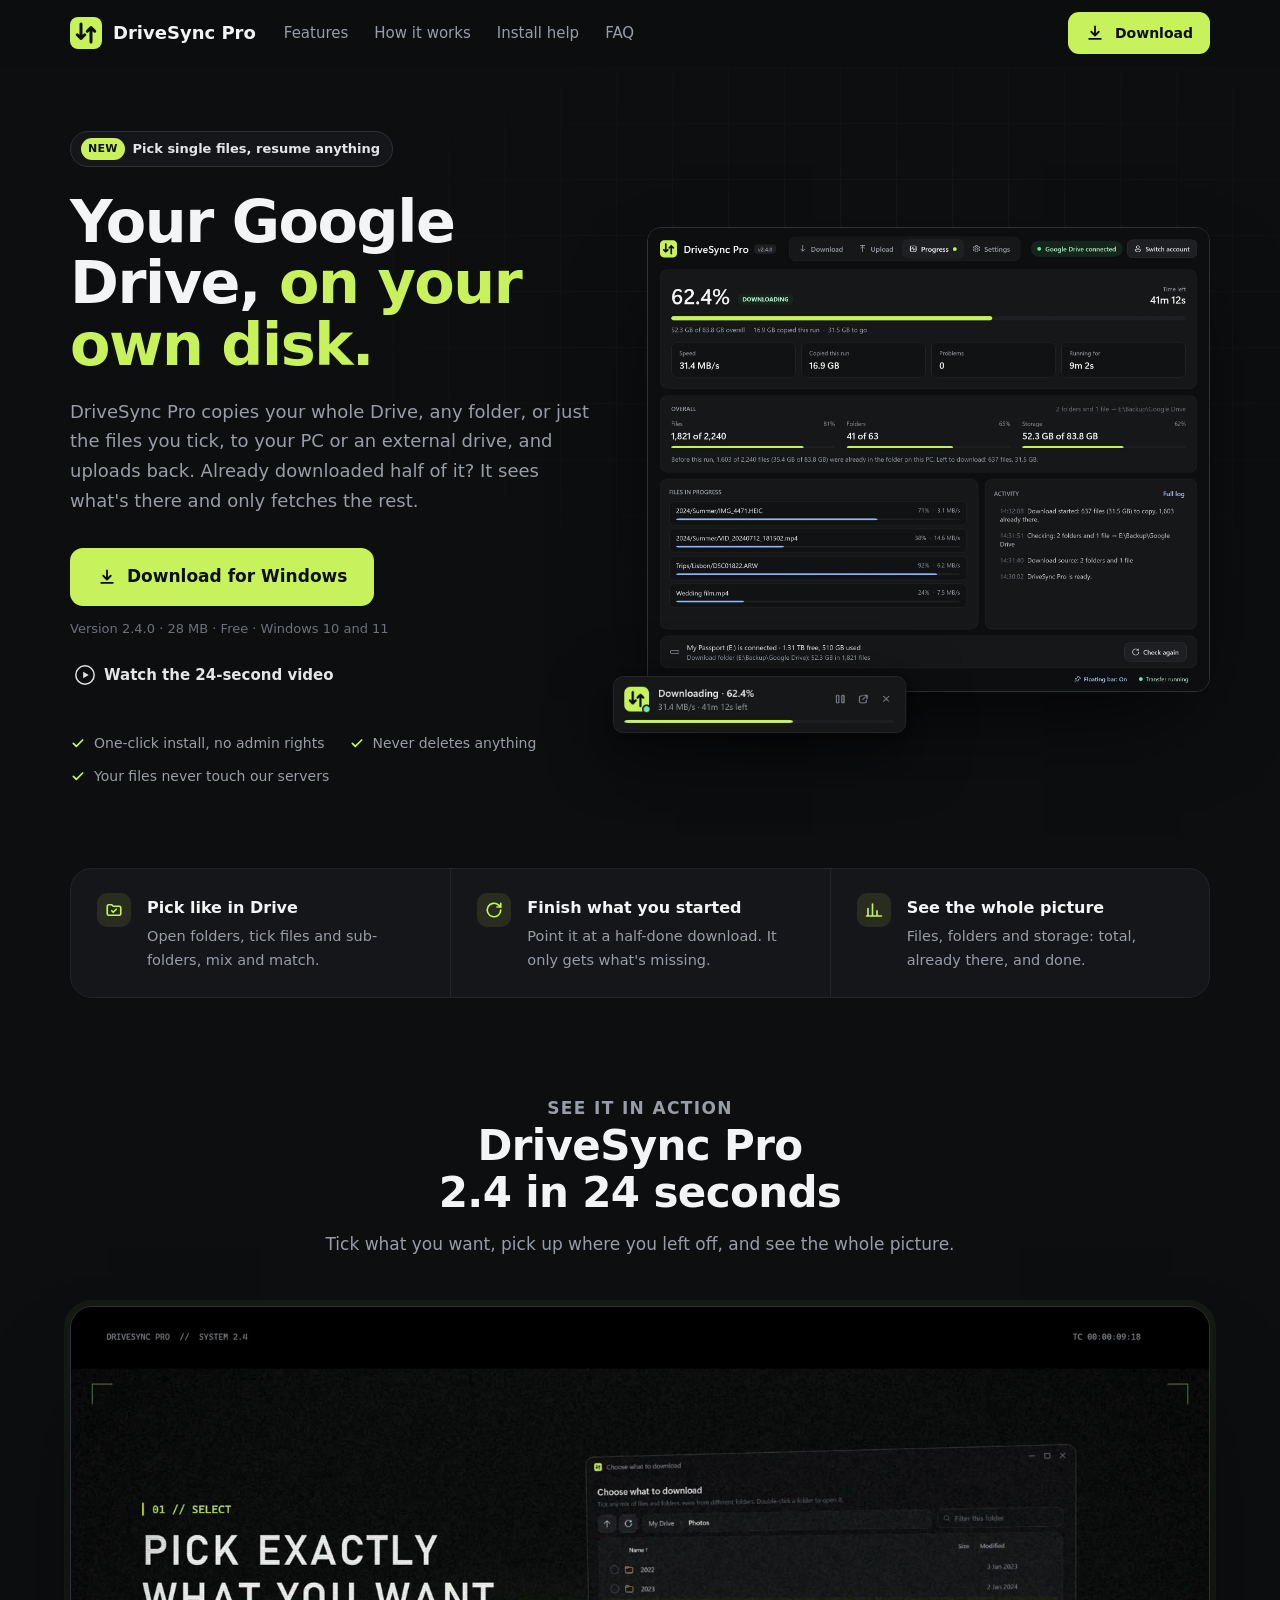
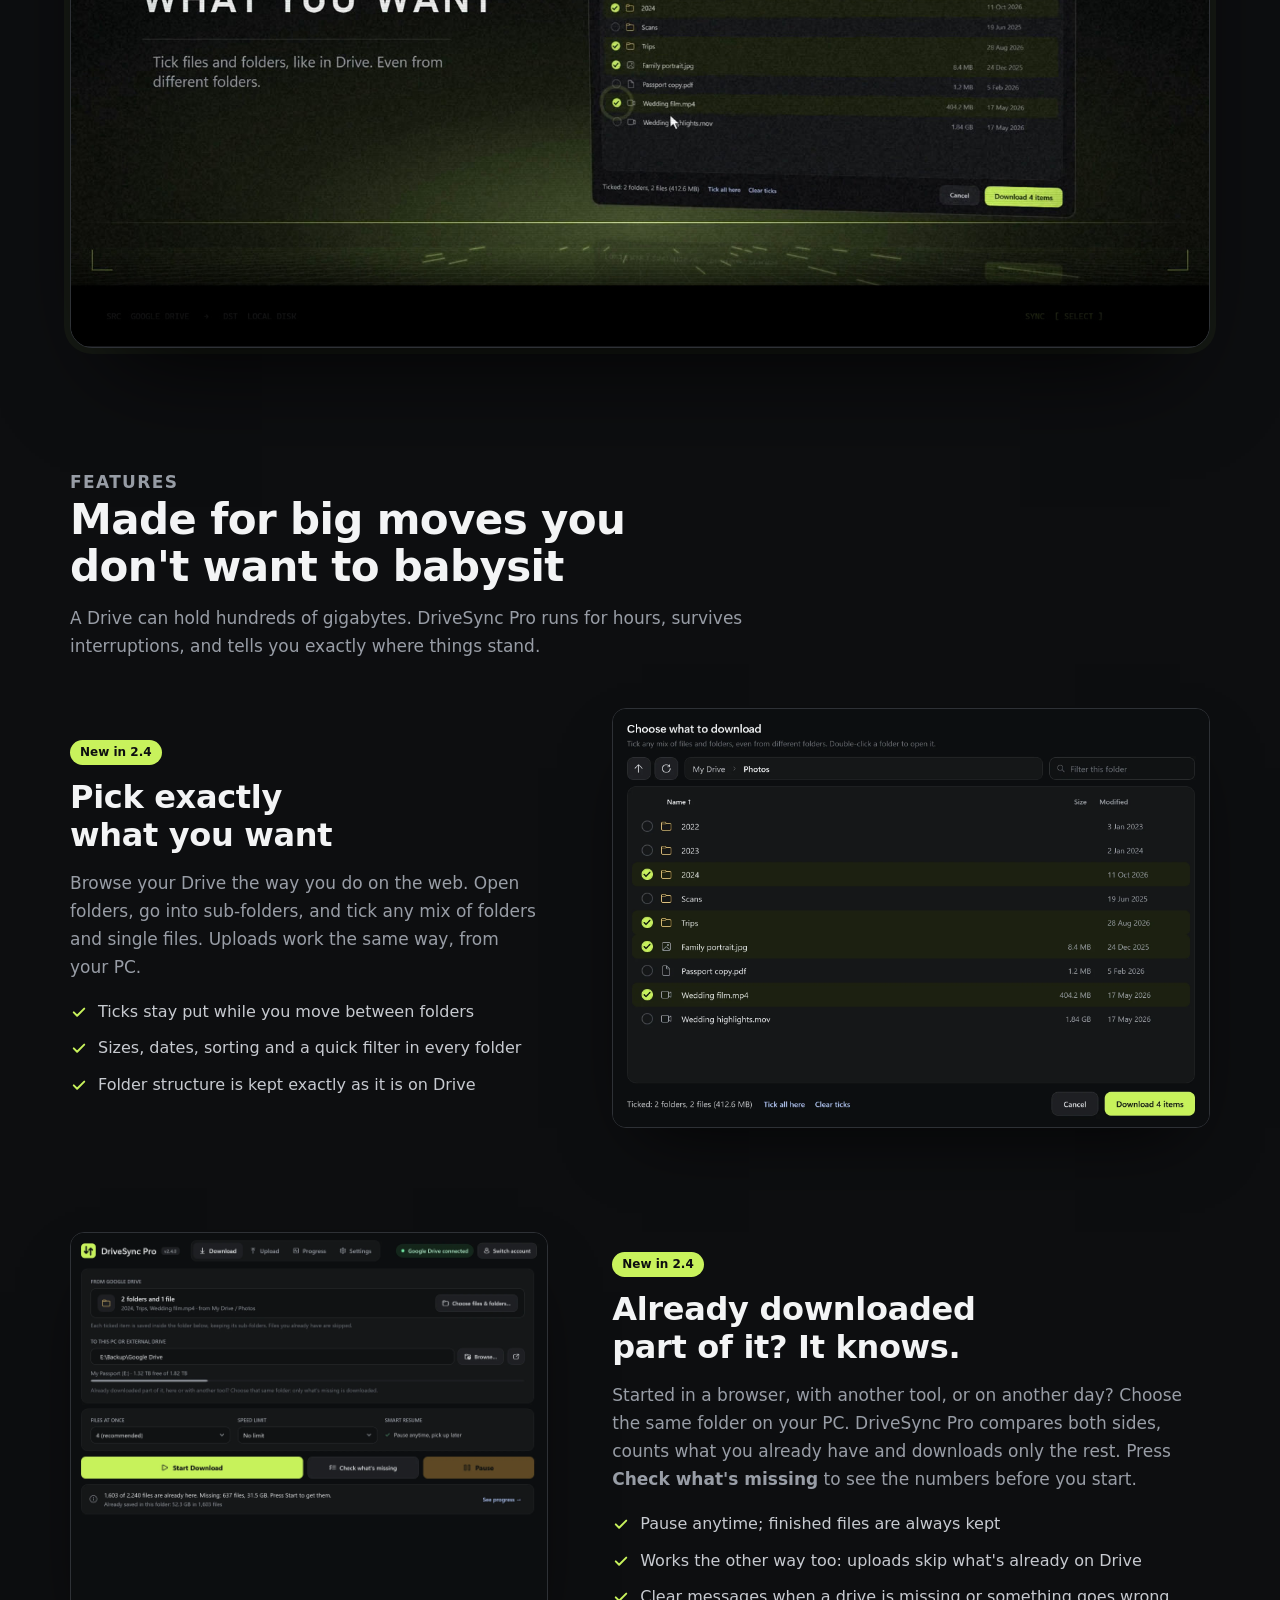
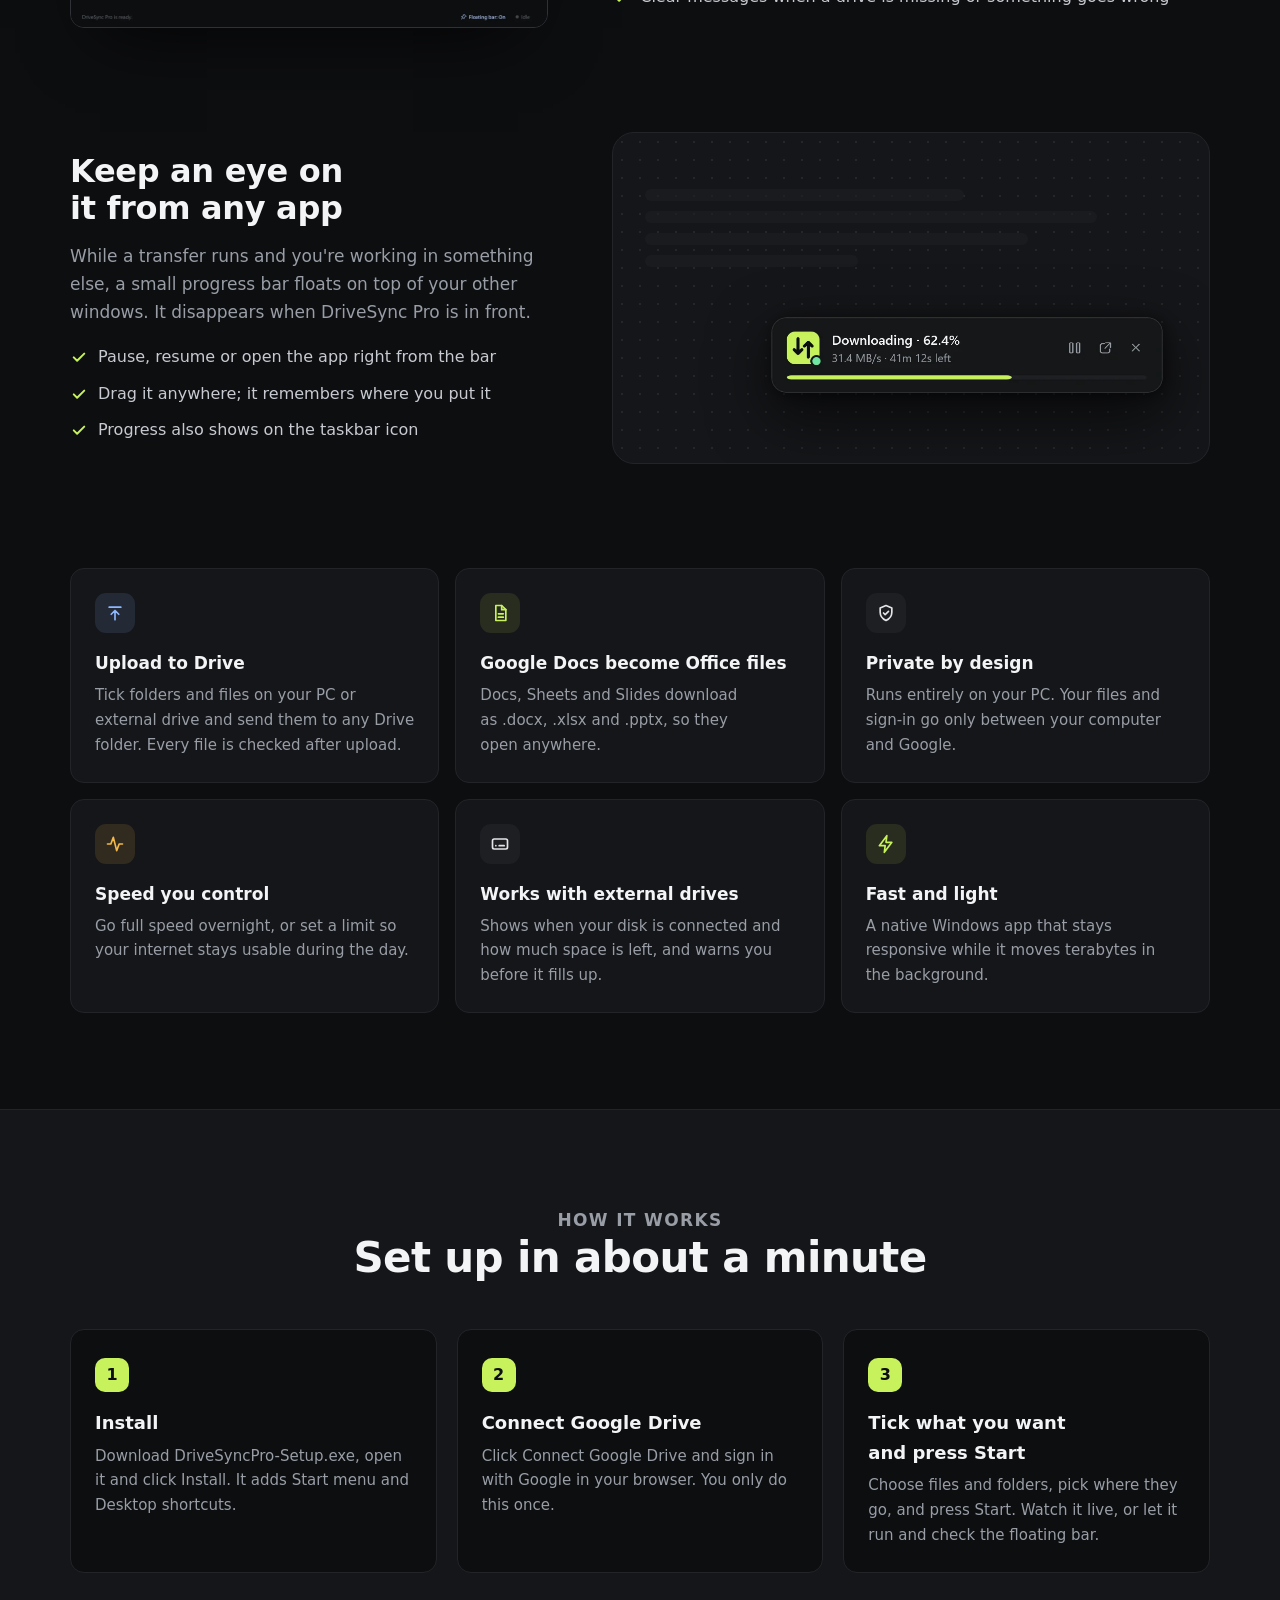
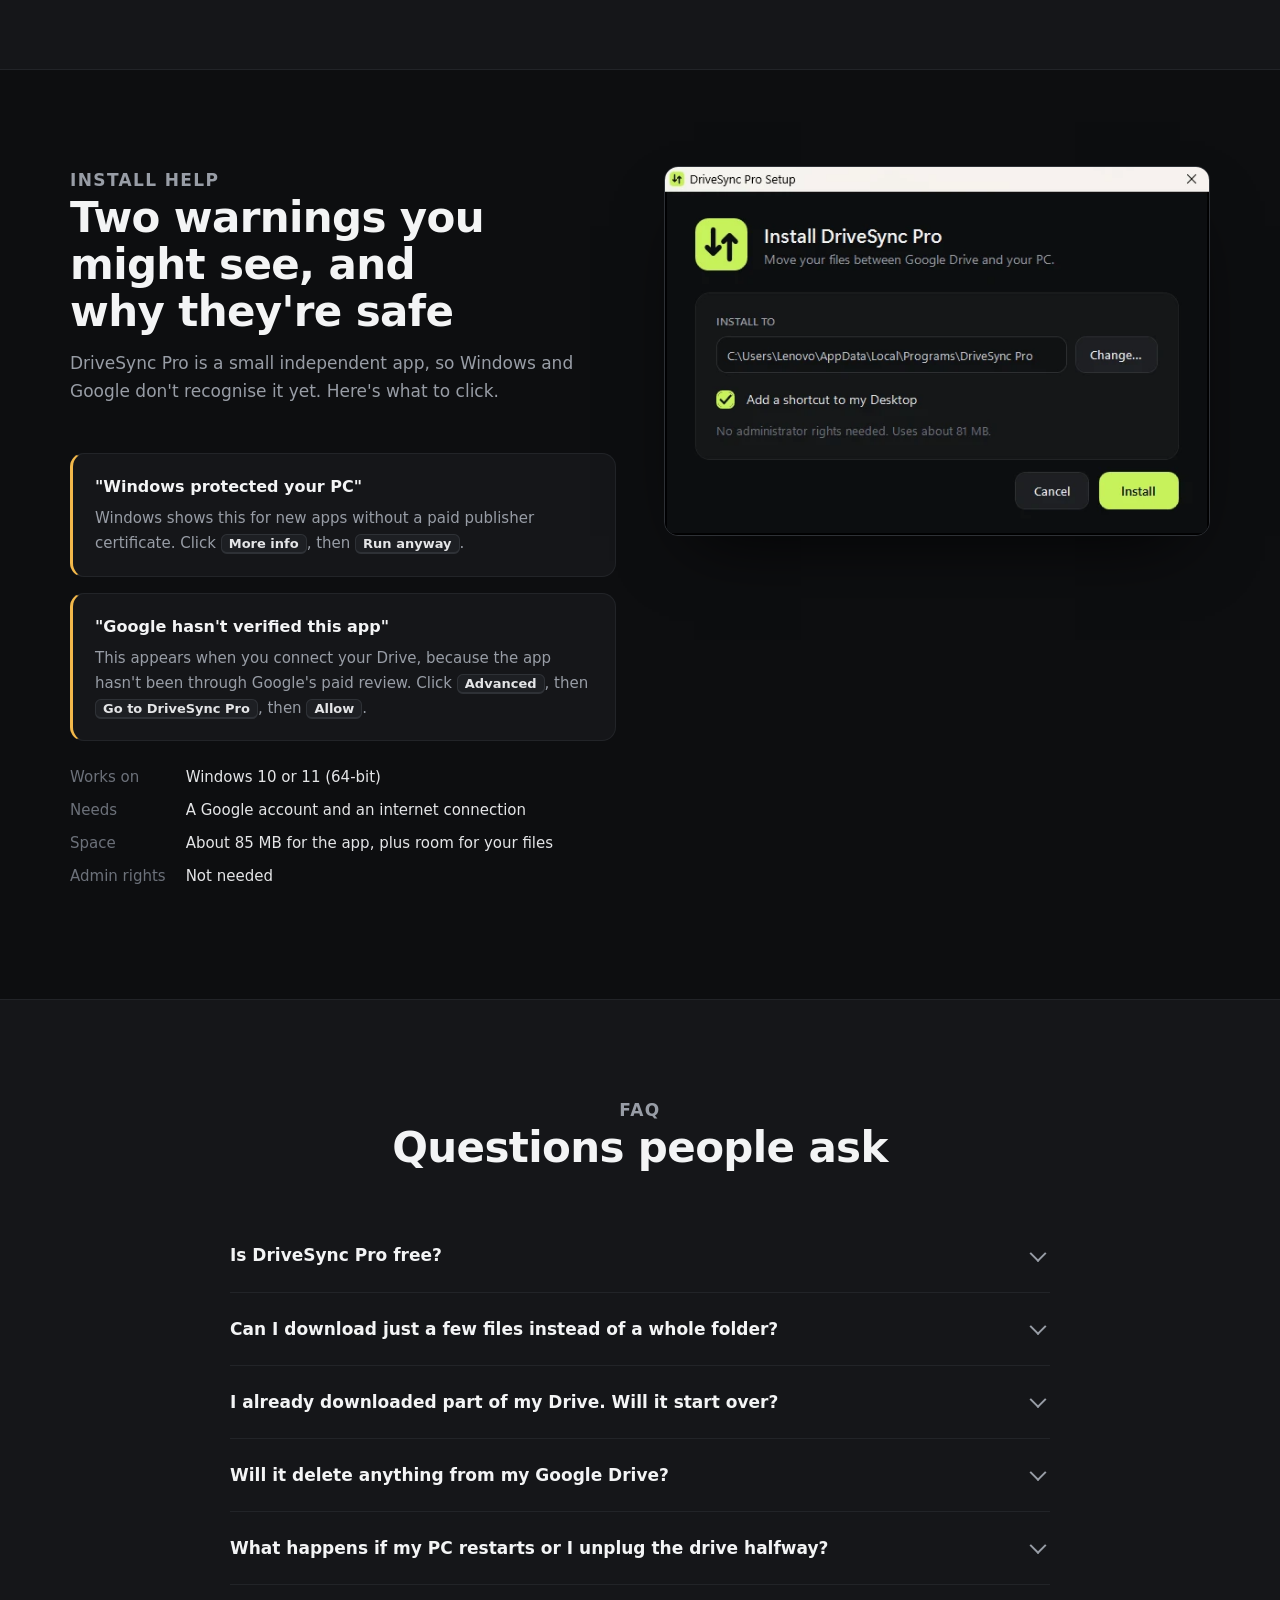
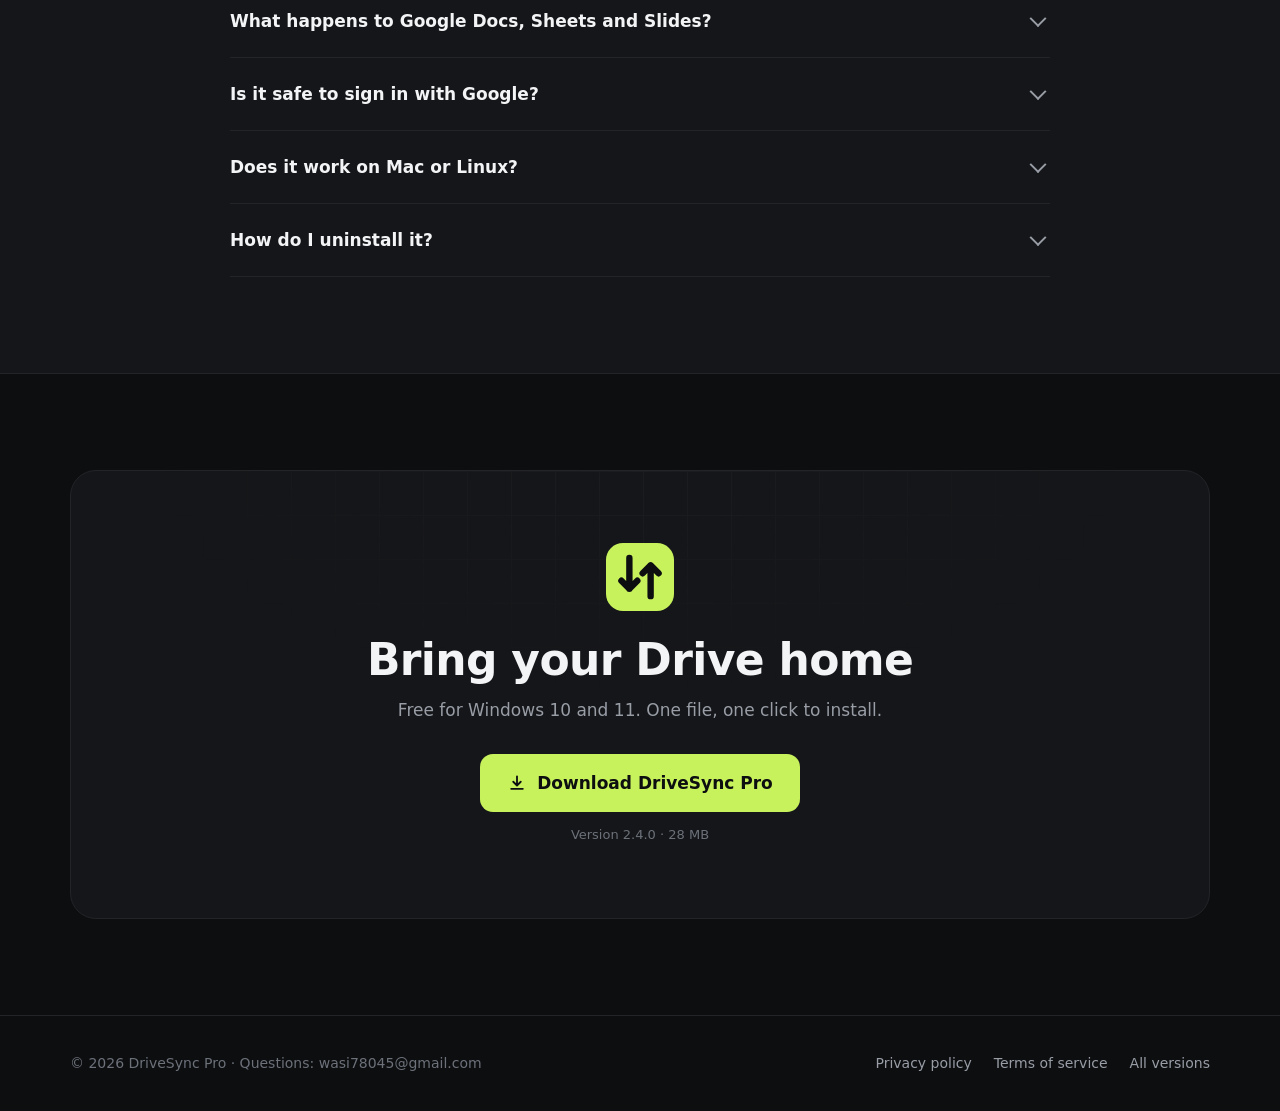
<file: index.html>
<!doctype html>
<html lang="en">
<head>
<meta charset="utf-8">
<meta name="viewport" content="width=device-width, initial-scale=1, viewport-fit=cover">
<title>DriveSync Pro: copy your Google Drive to your PC</title>
<meta name="description" content="Free Windows app that copies your Google Drive, any folder or just the files you pick, to your PC or external hard drive, and uploads back. It finds what you already have and only fetches the rest.">
<meta name="theme-color" content="#0D0E10">
<link rel="icon" href="media/logo.svg" type="image/svg+xml">
<link rel="apple-touch-icon" href="media/logo-512.png">
<meta property="og:title" content="DriveSync Pro">
<meta property="og:description" content="Your Google Drive, on your own disk. Pick files like in Drive, resume anything, see the whole picture. Free for Windows 10 and 11.">
<meta property="og:image" content="https://wasiulbahar.github.io/drivesync/media/og.jpg">
<meta property="og:url" content="https://wasiulbahar.github.io/drivesync/">
<meta name="twitter:card" content="summary_large_image">
<link rel="stylesheet" href="style.css">
</head>
<body>

<header class="site-header" id="top">
  <div class="container">
    <a class="brand" href="#top"><img src="media/logo.svg" alt="" width="32" height="32">DriveSync Pro</a>
    <nav class="site-nav" aria-label="Sections">
      <a href="#features">Features</a>
      <a href="#how">How it works</a>
      <a href="#install">Install help</a>
      <a href="#faq">FAQ</a>
    </nav>
    <a class="btn btn-primary btn-sm" href="https://github.com/wasiulbahar/drivesync/releases/latest/download/DriveSyncPro-Setup.exe">
      <svg viewBox="0 0 24 24" fill="none" stroke="currentColor" stroke-width="2.2" stroke-linecap="round" stroke-linejoin="round" aria-hidden="true"><path d="M12 4v11m0 0-4.5-4.5M12 15l4.5-4.5M5 19h14"/></svg>Download
    </a>
  </div>
</header>

<main>
  <!-- HERO -->
  <section class="hero">
    <div class="container">
      <div>
        <span class="eyebrow"><b>NEW</b>Pick single files, resume anything</span>
        <h1>Your Google Drive, <span class="mark">on your own disk.</span></h1>
        <p class="lead">DriveSync Pro copies your whole Drive, any folder, or just the files you tick, to your PC or an external drive, and uploads back. Already downloaded half of it? It sees what's there and only fetches the rest.</p>
        <div class="cta-row">
          <div>
            <a class="btn btn-primary btn-lg" href="https://github.com/wasiulbahar/drivesync/releases/latest/download/DriveSyncPro-Setup.exe">
              <svg viewBox="0 0 24 24" fill="none" stroke="currentColor" stroke-width="2.2" stroke-linecap="round" stroke-linejoin="round" aria-hidden="true"><path d="M12 4v11m0 0-4.5-4.5M12 15l4.5-4.5M5 19h14"/></svg>Download for Windows
            </a>
            <span class="dl-meta">Version 2.4.0 &middot; 28 MB &middot; Free &middot; Windows 10 and 11</span>
          </div>
          <a class="watch-link" href="#demo">
            <svg viewBox="0 0 24 24" fill="none" aria-hidden="true"><circle cx="12" cy="12" r="10" stroke="currentColor" stroke-width="1.6"/><path d="M10 8.5v7l6-3.5-6-3.5Z" fill="currentColor"/></svg>Watch the 24-second video
          </a>
        </div>
        <ul class="trust">
          <li><svg viewBox="0 0 24 24" fill="none" stroke="currentColor" stroke-width="2.6" stroke-linecap="round" stroke-linejoin="round" aria-hidden="true"><path d="m5 12.5 4.5 4.5L19 7.5"/></svg>One-click install, no admin rights</li>
          <li><svg viewBox="0 0 24 24" fill="none" stroke="currentColor" stroke-width="2.6" stroke-linecap="round" stroke-linejoin="round" aria-hidden="true"><path d="m5 12.5 4.5 4.5L19 7.5"/></svg>Never deletes anything</li>
          <li><svg viewBox="0 0 24 24" fill="none" stroke="currentColor" stroke-width="2.6" stroke-linecap="round" stroke-linejoin="round" aria-hidden="true"><path d="m5 12.5 4.5 4.5L19 7.5"/></svg>Your files never touch our servers</li>
        </ul>
      </div>
      <div class="hero-shot">
        <img class="app" src="media/app-progress.webp" width="2080" height="1720" alt="DriveSync Pro's Progress tab: 62% overall, 31.4 MB/s, with overall files, folders and storage counted for the whole selection.">
        <img class="mini" src="media/mini-bar.webp" width="820" height="204" alt="The floating progress bar: Downloading 62.4%, 31.4 MB/s, 41 minutes left.">
      </div>
    </div>
  </section>

  <!-- WHAT'S NEW -->
  <div class="new-strip">
    <div class="container">
      <div>
        <div class="item">
          <span class="num"><svg viewBox="0 0 24 24" fill="none" stroke="currentColor" stroke-width="2.2" stroke-linecap="round" stroke-linejoin="round" aria-hidden="true"><path d="M3 7a2 2 0 0 1 2-2h4l2 2h8a2 2 0 0 1 2 2v8a2 2 0 0 1-2 2H5a2 2 0 0 1-2-2z"/><path d="m9 13 2 2 4-4"/></svg></span>
          <div><h3>Pick like in Drive</h3><p>Open folders, tick files and sub-folders, mix and match.</p></div>
        </div>
        <div class="item">
          <span class="num"><svg viewBox="0 0 24 24" fill="none" stroke="currentColor" stroke-width="2.2" stroke-linecap="round" stroke-linejoin="round" aria-hidden="true"><path d="M21 12a9 9 0 1 1-3-6.7L21 8"/><path d="M21 3v5h-5"/></svg></span>
          <div><h3>Finish what you started</h3><p>Point it at a half-done download. It only gets what's missing.</p></div>
        </div>
        <div class="item">
          <span class="num"><svg viewBox="0 0 24 24" fill="none" stroke="currentColor" stroke-width="2.2" stroke-linecap="round" stroke-linejoin="round" aria-hidden="true"><path d="M4 20V10M10 20V4M16 20v-7M22 20H2"/></svg></span>
          <div><h3>See the whole picture</h3><p>Files, folders and storage: total, already there, and done.</p></div>
        </div>
      </div>
    </div>
  </div>

  <!-- DEMO -->
  <section class="demo" id="demo">
    <div class="container">
      <div class="section-head center">
        <p class="kicker">See it in action</p>
        <h2>DriveSync Pro 2.4 in 24 seconds</h2>
        <p>Tick what you want, pick up where you left off, and see the whole picture.</p>
      </div>
      <div class="video-frame">
        <video controls playsinline preload="metadata" poster="media/demo-poster.jpg" width="1920" height="1080">
          <source src="media/demo.mp4" type="video/mp4">
          Your browser can't play this video. <a href="media/demo.mp4">Download the video</a>.
        </video>
      </div>
    </div>
  </section>

  <!-- FEATURES -->
  <section id="features">
    <div class="container">
      <div class="section-head">
        <p class="kicker">Features</p>
        <h2>Made for big moves you don't want to babysit</h2>
        <p>A Drive can hold hundreds of gigabytes. DriveSync Pro runs for hours, survives interruptions, and tells you exactly where things stand.</p>
      </div>

      <div class="feature-row">
        <div class="feature-copy">
          <span class="tag">New in 2.4</span>
          <h3>Pick exactly what you want</h3>
          <p>Browse your Drive the way you do on the web. Open folders, go into sub-folders, and tick any mix of folders and single files. Uploads work the same way, from your PC.</p>
          <ul class="ticks">
            <li><svg viewBox="0 0 24 24" fill="none" stroke="currentColor" stroke-width="2.6" stroke-linecap="round" stroke-linejoin="round" aria-hidden="true"><path d="m5 12.5 4.5 4.5L19 7.5"/></svg>Ticks stay put while you move between folders</li>
            <li><svg viewBox="0 0 24 24" fill="none" stroke="currentColor" stroke-width="2.6" stroke-linecap="round" stroke-linejoin="round" aria-hidden="true"><path d="m5 12.5 4.5 4.5L19 7.5"/></svg>Sizes, dates, sorting and a quick filter in every folder</li>
            <li><svg viewBox="0 0 24 24" fill="none" stroke="currentColor" stroke-width="2.6" stroke-linecap="round" stroke-linejoin="round" aria-hidden="true"><path d="m5 12.5 4.5 4.5L19 7.5"/></svg>Folder structure is kept exactly as it is on Drive</li>
          </ul>
        </div>
        <img class="shot" src="media/app-browser.webp" width="1880" height="1320" loading="lazy" alt="The file browser: inside My Drive / Photos, with the 2024 and Trips folders and two single files ticked, and a Download 4 items button.">
      </div>

      <div class="feature-row flip">
        <div class="feature-copy">
          <span class="tag">New in 2.4</span>
          <h3>Already downloaded part of it? It knows.</h3>
          <p>Started in a browser, with another tool, or on another day? Choose the same folder on your PC. DriveSync Pro compares both sides, counts what you already have and downloads only the rest. Press <strong>Check what's missing</strong> to see the numbers before you start.</p>
          <ul class="ticks">
            <li><svg viewBox="0 0 24 24" fill="none" stroke="currentColor" stroke-width="2.6" stroke-linecap="round" stroke-linejoin="round" aria-hidden="true"><path d="m5 12.5 4.5 4.5L19 7.5"/></svg>Pause anytime; finished files are always kept</li>
            <li><svg viewBox="0 0 24 24" fill="none" stroke="currentColor" stroke-width="2.6" stroke-linecap="round" stroke-linejoin="round" aria-hidden="true"><path d="m5 12.5 4.5 4.5L19 7.5"/></svg>Works the other way too: uploads skip what's already on Drive</li>
            <li><svg viewBox="0 0 24 24" fill="none" stroke="currentColor" stroke-width="2.6" stroke-linecap="round" stroke-linejoin="round" aria-hidden="true"><path d="m5 12.5 4.5 4.5L19 7.5"/></svg>Clear messages when a drive is missing or something goes wrong</li>
          </ul>
        </div>
        <img class="shot" src="media/app-download.webp" width="2080" height="1720" loading="lazy" alt="The Download tab: 2 folders and 1 file from My Drive / Photos going to E:\Backup\Google Drive, with Start Download and Check what's missing buttons.">
      </div>

      <div class="feature-row">
        <div class="feature-copy">
          <h3>Keep an eye on it from any app</h3>
          <p>While a transfer runs and you're working in something else, a small progress bar floats on top of your other windows. It disappears when DriveSync Pro is in front.</p>
          <ul class="ticks">
            <li><svg viewBox="0 0 24 24" fill="none" stroke="currentColor" stroke-width="2.6" stroke-linecap="round" stroke-linejoin="round" aria-hidden="true"><path d="m5 12.5 4.5 4.5L19 7.5"/></svg>Pause, resume or open the app right from the bar</li>
            <li><svg viewBox="0 0 24 24" fill="none" stroke="currentColor" stroke-width="2.6" stroke-linecap="round" stroke-linejoin="round" aria-hidden="true"><path d="m5 12.5 4.5 4.5L19 7.5"/></svg>Drag it anywhere; it remembers where you put it</li>
            <li><svg viewBox="0 0 24 24" fill="none" stroke="currentColor" stroke-width="2.6" stroke-linecap="round" stroke-linejoin="round" aria-hidden="true"><path d="m5 12.5 4.5 4.5L19 7.5"/></svg>Progress also shows on the taskbar icon</li>
          </ul>
        </div>
        <div class="mini-stage">
          <div class="fake-app" aria-hidden="true"><span></span><span></span><span></span><span></span></div>
          <img src="media/mini-bar.webp" width="820" height="204" loading="lazy" alt="Floating progress bar showing Downloading 62.4%, 31.4 MB/s, 41 minutes left, with pause, open and close buttons.">
        </div>
      </div>

      <div class="grid-3">
        <div class="card">
          <div class="ico blue"><svg viewBox="0 0 24 24" fill="none" stroke="currentColor" stroke-width="2" stroke-linecap="round" stroke-linejoin="round" aria-hidden="true"><path d="M12 20V9m0 0-4.5 4.5M12 9l4.5 4.5M5 5h14"/></svg></div>
          <h3>Upload to Drive</h3>
          <p>Tick folders and files on your PC or external drive and send them to any Drive folder. Every file is checked after upload.</p>
        </div>
        <div class="card">
          <div class="ico signal"><svg viewBox="0 0 24 24" fill="none" stroke="currentColor" stroke-width="2" stroke-linecap="round" stroke-linejoin="round" aria-hidden="true"><path d="M7 3h7l5 5v13H7z"/><path d="M14 3v5h5M10 13h6M10 17h6"/></svg></div>
          <h3>Google Docs become Office files</h3>
          <p>Docs, Sheets and Slides download as .docx, .xlsx and .pptx, so they open anywhere.</p>
        </div>
        <div class="card">
          <div class="ico"><svg viewBox="0 0 24 24" fill="none" stroke="currentColor" stroke-width="2" stroke-linecap="round" stroke-linejoin="round" aria-hidden="true"><path d="M12 3 5 6v5c0 4.5 3 8 7 10 4-2 7-5.5 7-10V6z"/><path d="m9 12 2 2 4-4"/></svg></div>
          <h3>Private by design</h3>
          <p>Runs entirely on your PC. Your files and sign-in go only between your computer and Google.</p>
        </div>
        <div class="card">
          <div class="ico amber"><svg viewBox="0 0 24 24" fill="none" stroke="currentColor" stroke-width="2" stroke-linecap="round" stroke-linejoin="round" aria-hidden="true"><path d="M3 12h4l3-8 4 16 3-8h4"/></svg></div>
          <h3>Speed you control</h3>
          <p>Go full speed overnight, or set a limit so your internet stays usable during the day.</p>
        </div>
        <div class="card">
          <div class="ico"><svg viewBox="0 0 24 24" fill="none" stroke="currentColor" stroke-width="2" stroke-linecap="round" stroke-linejoin="round" aria-hidden="true"><rect x="3" y="6" width="18" height="12" rx="2"/><path d="M7 14h.01M11 14h6"/></svg></div>
          <h3>Works with external drives</h3>
          <p>Shows when your disk is connected and how much space is left, and warns you before it fills up.</p>
        </div>
        <div class="card">
          <div class="ico signal"><svg viewBox="0 0 24 24" fill="none" stroke="currentColor" stroke-width="2" stroke-linecap="round" stroke-linejoin="round" aria-hidden="true"><path d="M13 2 4 14h7l-1 8 9-12h-7z"/></svg></div>
          <h3>Fast and light</h3>
          <p>A native Windows app that stays responsive while it moves terabytes in the background.</p>
        </div>
      </div>
    </div>
  </section>

  <!-- HOW IT WORKS -->
  <section class="band" id="how">
    <div class="container">
      <div class="section-head center">
        <p class="kicker">How it works</p>
        <h2>Set up in about a minute</h2>
      </div>
      <ol class="steps">
        <li><h3>Install</h3><p>Download DriveSyncPro-Setup.exe, open it and click Install. It adds Start menu and Desktop shortcuts.</p></li>
        <li><h3>Connect Google Drive</h3><p>Click Connect Google Drive and sign in with Google in your browser. You only do this once.</p></li>
        <li><h3>Tick what you want and press Start</h3><p>Choose files and folders, pick where they go, and press Start. Watch it live, or let it run and check the floating bar.</p></li>
      </ol>
    </div>
  </section>

  <!-- INSTALL HELP -->
  <section id="install">
    <div class="container install-grid">
      <div>
        <div class="section-head">
          <p class="kicker">Install help</p>
          <h2>Two warnings you might see, and why they're safe</h2>
          <p>DriveSync Pro is a small independent app, so Windows and Google don't recognise it yet. Here's what to click.</p>
        </div>
        <div class="notes">
          <div class="note">
            <h3>"Windows protected your PC"</h3>
            <p>Windows shows this for new apps without a paid publisher certificate. Click <kbd>More info</kbd>, then <kbd>Run anyway</kbd>.</p>
          </div>
          <div class="note">
            <h3>"Google hasn't verified this app"</h3>
            <p>This appears when you connect your Drive, because the app hasn't been through Google's paid review. Click <kbd>Advanced</kbd>, then <kbd>Go to DriveSync Pro</kbd>, then <kbd>Allow</kbd>.</p>
          </div>
        </div>
        <dl class="reqs">
          <dt>Works on</dt><dd>Windows 10 or 11 (64-bit)</dd>
          <dt>Needs</dt><dd>A Google account and an internet connection</dd>
          <dt>Space</dt><dd>About 85 MB for the app, plus room for your files</dd>
          <dt>Admin rights</dt><dd>Not needed</dd>
        </dl>
      </div>
      <img class="shot" src="media/setup-install.webp" width="594" height="402" loading="lazy" alt="The DriveSync Pro installer: Install to your user folder, with a desktop shortcut option and an Install button.">
    </div>
  </section>

  <!-- FAQ -->
  <section class="band" id="faq">
    <div class="container">
      <div class="section-head center">
        <p class="kicker">FAQ</p>
        <h2>Questions people ask</h2>
      </div>
      <div class="faq">
        <details><summary>Is DriveSync Pro free?</summary><p>Yes. There's no account, subscription or trial. You only need your own Google account.</p></details>
        <details><summary>Can I download just a few files instead of a whole folder?</summary><p>Yes. Click Choose files &amp; folders, open any folder and tick the files and sub-folders you want, even from different places in your Drive. Uploads work the same way from your PC.</p></details>
        <details><summary>I already downloaded part of my Drive. Will it start over?</summary><p>No. Choose the folder where those files already are. DriveSync Pro compares it with Drive and only downloads what's missing, even if you used a browser or another tool for the first part. Check what's missing shows you the numbers first.</p></details>
        <details><summary>Will it delete anything from my Google Drive?</summary><p>No. Downloads copy files from Drive to your PC, and uploads copy files from your PC to Drive. Nothing is ever removed on either side.</p></details>
        <details><summary>What happens if my PC restarts or I unplug the drive halfway?</summary><p>Everything that finished copying is kept. Press Start again and DriveSync Pro skips those files and continues. A file that was only partly copied starts again from the beginning.</p></details>
        <details><summary>What happens to Google Docs, Sheets and Slides?</summary><p>They're saved as Word, Excel and PowerPoint files (.docx, .xlsx, .pptx). You can turn this off in Settings to skip them instead.</p></details>
        <details><summary>Is it safe to sign in with Google?</summary><p>Yes. You sign in on Google's own page, and the sign-in is stored only on your PC. DriveSync Pro has no server, so nobody else sees your files. You can remove its access anytime at myaccount.google.com/permissions.</p></details>
        <details><summary>Does it work on Mac or Linux?</summary><p>Not yet. DriveSync Pro is for Windows 10 and 11.</p></details>
        <details><summary>How do I uninstall it?</summary><p>Open Windows Settings, go to Apps, find DriveSync Pro and click Uninstall. Files you downloaded or uploaded are never touched.</p></details>
      </div>
    </div>
  </section>

  <!-- FINAL CTA -->
  <section class="final">
    <div class="container">
      <div class="panel">
        <img class="logo" src="media/logo.svg" alt="" width="68" height="68">
        <h2>Bring your Drive home</h2>
        <p>Free for Windows 10 and 11. One file, one click to install.</p>
        <a class="btn btn-primary btn-lg" href="https://github.com/wasiulbahar/drivesync/releases/latest/download/DriveSyncPro-Setup.exe">
          <svg viewBox="0 0 24 24" fill="none" stroke="currentColor" stroke-width="2.2" stroke-linecap="round" stroke-linejoin="round" aria-hidden="true"><path d="M12 4v11m0 0-4.5-4.5M12 15l4.5-4.5M5 19h14"/></svg>Download DriveSync Pro
        </a>
        <span class="dl-meta">Version 2.4.0 &middot; 28 MB</span>
      </div>
    </div>
  </section>
</main>

<footer class="site-footer">
  <div class="container">
    <span>&copy; 2026 DriveSync Pro &middot; Questions: wasi78045@gmail.com</span>
    <nav class="links" aria-label="Footer">
      <a href="privacy.html">Privacy policy</a>
      <a href="terms.html">Terms of service</a>
      <a href="https://github.com/wasiulbahar/drivesync/releases">All versions</a>
    </nav>
  </div>
</footer>

<script>
  // Header gets a hairline once you scroll
  (function () {
    var h = document.querySelector('.site-header');
    function onScroll() { h.classList.toggle('scrolled', window.scrollY > 8); }
    window.addEventListener('scroll', onScroll, { passive: true }); onScroll();
  })();
</script>
</body>
</html>
</file>
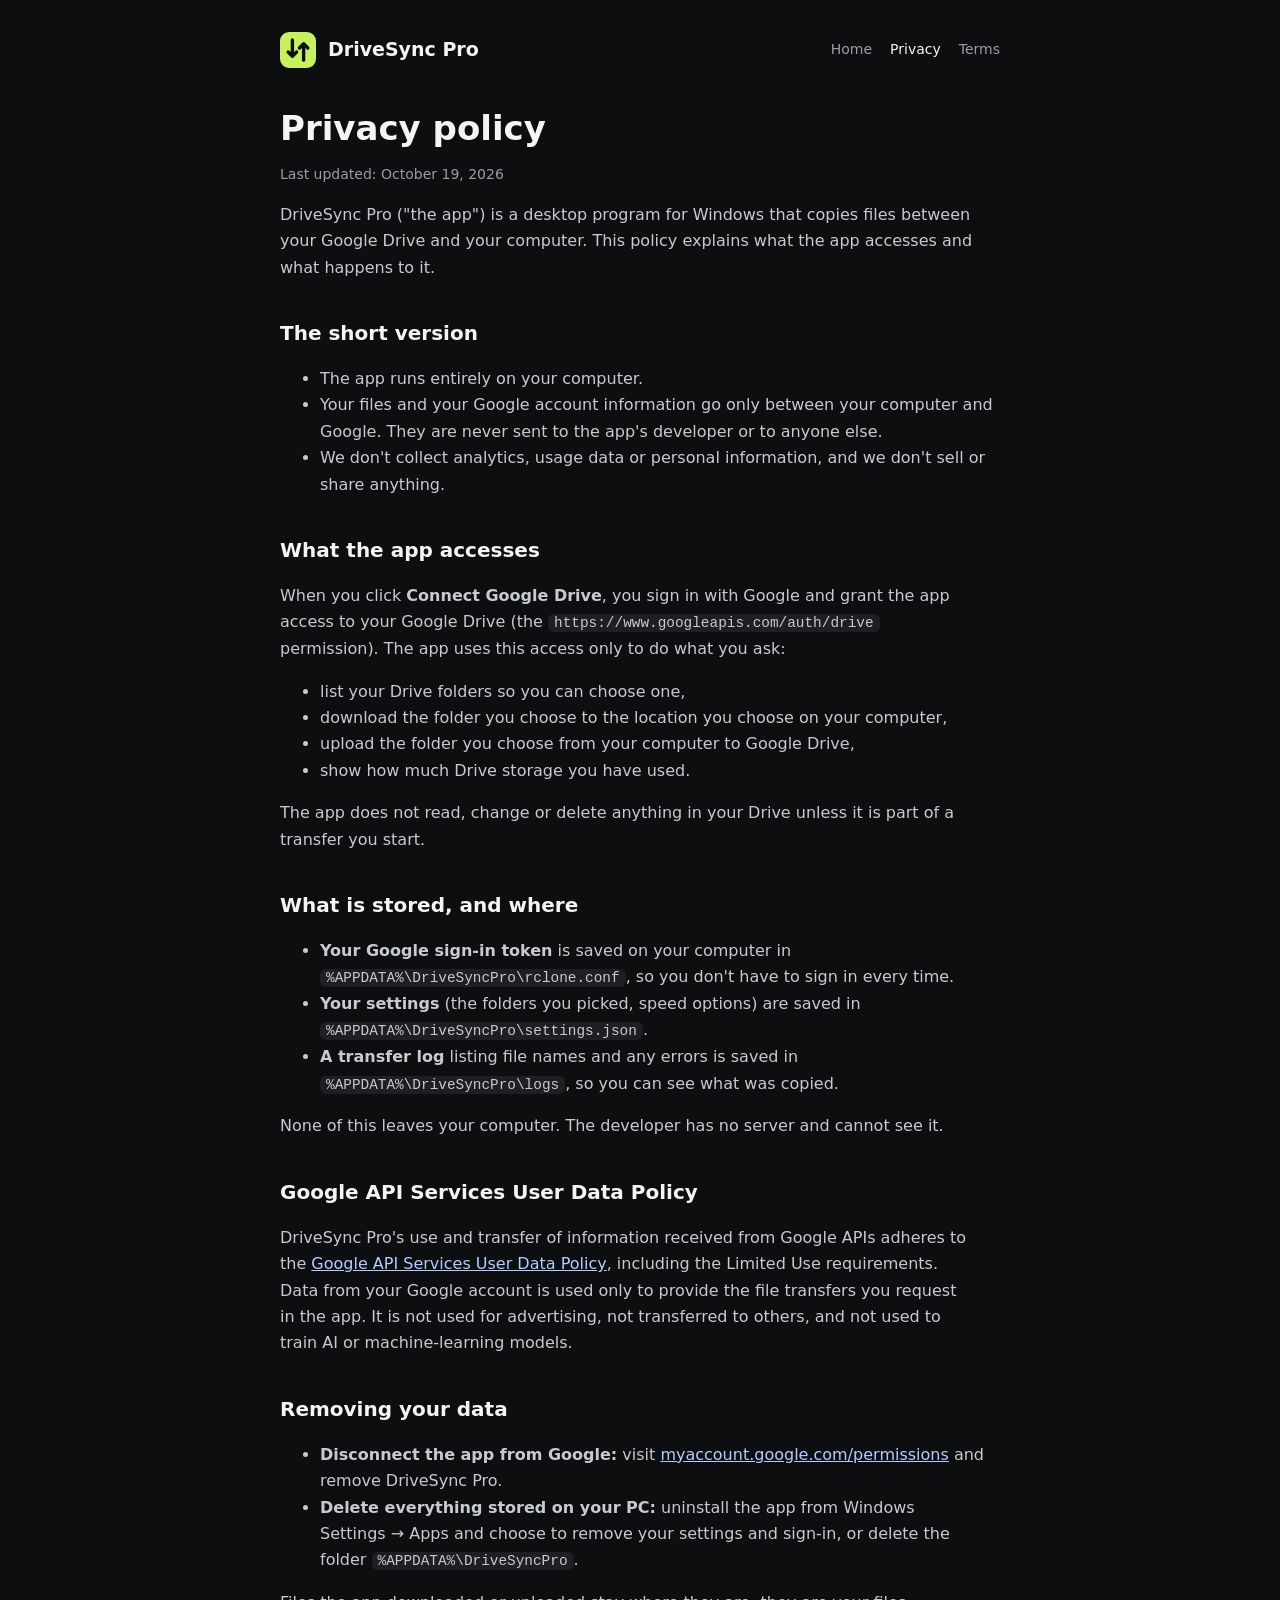
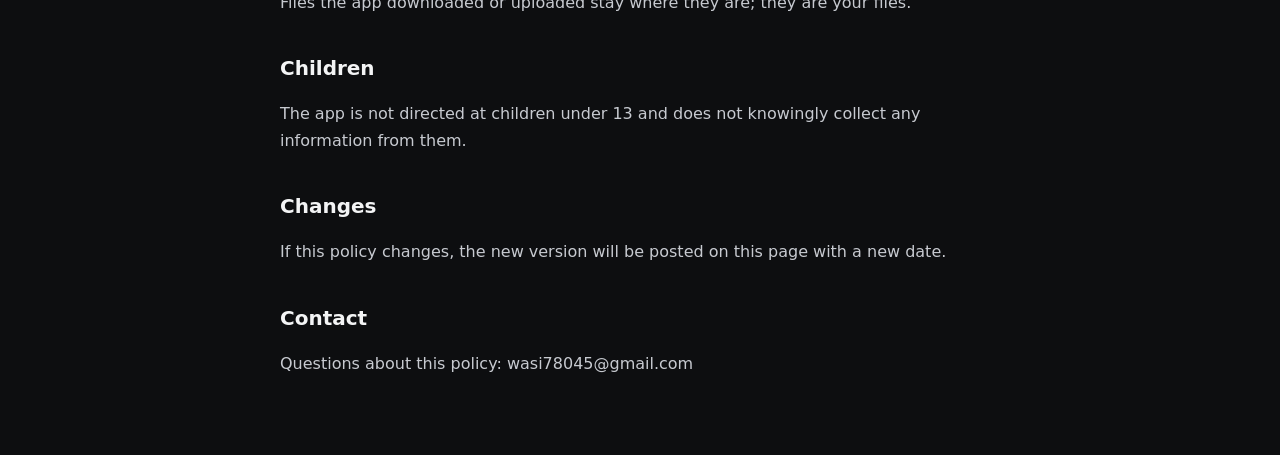
<file: privacy.html>
<!doctype html>
<html lang="en">
<head>
<meta charset="utf-8">
<meta name="viewport" content="width=device-width, initial-scale=1">
<title>DriveSync Pro Privacy Policy</title>
<meta name="description" content="How DriveSync Pro handles your Google account and files.">
<link rel="stylesheet" href="style.css">
</head>
<body>
<div class="wrap">
  <header>
    <a href="./">
      <svg viewBox="0 0 64 64" aria-hidden="true"><rect width="64" height="64" rx="16" fill="#C8F25C"/><path d="M22 14V43M14.5 35.5 22 43l7.5-7.5M42 50V21M34.5 28.5 42 21l7.5 7.5" fill="none" stroke="#0D0E10" stroke-width="6" stroke-linecap="round" stroke-linejoin="round"/></svg>
      <span class="name">DriveSync Pro</span>
    </a>
    <nav><a href="./">Home</a><a href="privacy.html" aria-current="page">Privacy</a><a href="terms.html">Terms</a></nav>
  </header>

  <main>
    <h1>Privacy policy</h1>
    <p class="updated">Last updated: October 19, 2026</p>

    <p>DriveSync Pro ("the app") is a desktop program for Windows that copies files between your Google Drive and your computer. This policy explains what the app accesses and what happens to it.</p>

    <h2>The short version</h2>
    <ul>
      <li>The app runs entirely on your computer.</li>
      <li>Your files and your Google account information go only between your computer and Google. They are never sent to the app's developer or to anyone else.</li>
      <li>We don't collect analytics, usage data or personal information, and we don't sell or share anything.</li>
    </ul>

    <h2>What the app accesses</h2>
    <p>When you click <strong>Connect Google Drive</strong>, you sign in with Google and grant the app access to your Google Drive (the <code>https://www.googleapis.com/auth/drive</code> permission). The app uses this access only to do what you ask:</p>
    <ul>
      <li>list your Drive folders so you can choose one,</li>
      <li>download the folder you choose to the location you choose on your computer,</li>
      <li>upload the folder you choose from your computer to Google Drive,</li>
      <li>show how much Drive storage you have used.</li>
    </ul>
    <p>The app does not read, change or delete anything in your Drive unless it is part of a transfer you start.</p>

    <h2>What is stored, and where</h2>
    <ul>
      <li><strong>Your Google sign-in token</strong> is saved on your computer in <code>%APPDATA%\DriveSyncPro\rclone.conf</code>, so you don't have to sign in every time.</li>
      <li><strong>Your settings</strong> (the folders you picked, speed options) are saved in <code>%APPDATA%\DriveSyncPro\settings.json</code>.</li>
      <li><strong>A transfer log</strong> listing file names and any errors is saved in <code>%APPDATA%\DriveSyncPro\logs</code>, so you can see what was copied.</li>
    </ul>
    <p>None of this leaves your computer. The developer has no server and cannot see it.</p>

    <h2>Google API Services User Data Policy</h2>
    <p>DriveSync Pro's use and transfer of information received from Google APIs adheres to the <a href="https://developers.google.com/terms/api-services-user-data-policy">Google API Services User Data Policy</a>, including the Limited Use requirements. Data from your Google account is used only to provide the file transfers you request in the app. It is not used for advertising, not transferred to others, and not used to train AI or machine-learning models.</p>

    <h2>Removing your data</h2>
    <ul>
      <li><strong>Disconnect the app from Google:</strong> visit <a href="https://myaccount.google.com/permissions">myaccount.google.com/permissions</a> and remove DriveSync Pro.</li>
      <li><strong>Delete everything stored on your PC:</strong> uninstall the app from Windows Settings &rarr; Apps and choose to remove your settings and sign-in, or delete the folder <code>%APPDATA%\DriveSyncPro</code>.</li>
    </ul>
    <p>Files the app downloaded or uploaded stay where they are; they are your files.</p>

    <h2>Children</h2>
    <p>The app is not directed at children under 13 and does not knowingly collect any information from them.</p>

    <h2>Changes</h2>
    <p>If this policy changes, the new version will be posted on this page with a new date.</p>

    <h2>Contact</h2>
    <p>Questions about this policy: wasi78045@gmail.com
</file>
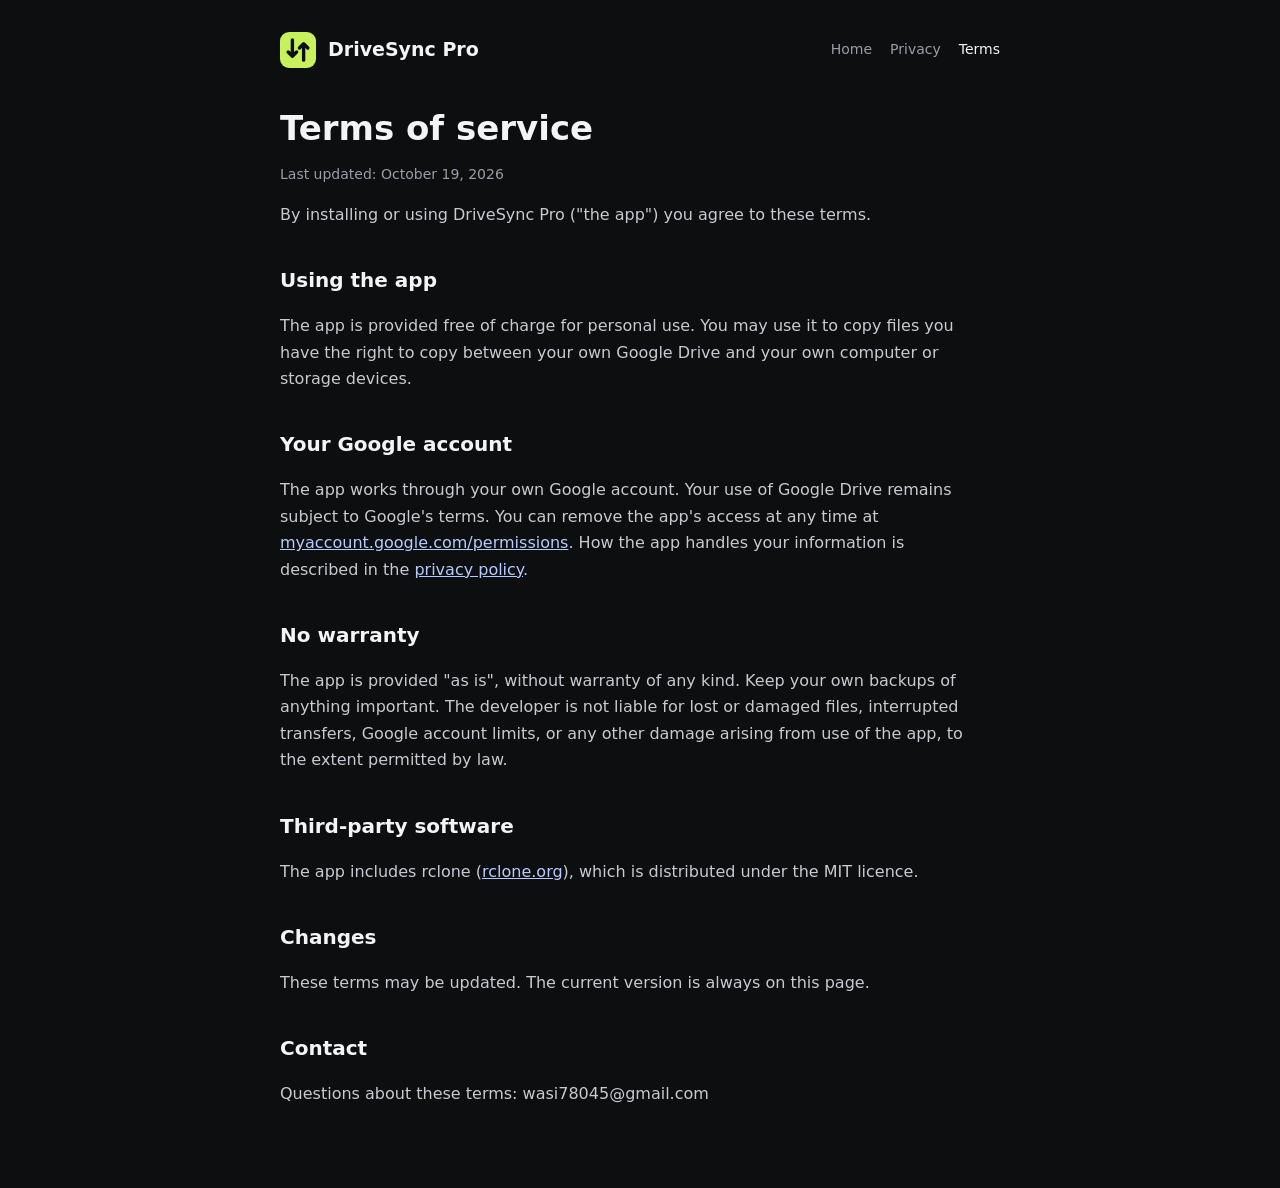
<file: terms.html>
<!doctype html>
<html lang="en">
<head>
<meta charset="utf-8">
<meta name="viewport" content="width=device-width, initial-scale=1">
<title>DriveSync Pro Terms of Service</title>
<meta name="description" content="Terms for using DriveSync Pro.">
<link rel="stylesheet" href="style.css">
</head>
<body>
<div class="wrap">
  <header>
    <a href="./">
      <svg viewBox="0 0 64 64" aria-hidden="true"><rect width="64" height="64" rx="16" fill="#C8F25C"/><path d="M22 14V43M14.5 35.5 22 43l7.5-7.5M42 50V21M34.5 28.5 42 21l7.5 7.5" fill="none" stroke="#0D0E10" stroke-width="6" stroke-linecap="round" stroke-linejoin="round"/></svg>
      <span class="name">DriveSync Pro</span>
    </a>
    <nav><a href="./">Home</a><a href="privacy.html">Privacy</a><a href="terms.html" aria-current="page">Terms</a></nav>
  </header>

  <main>
    <h1>Terms of service</h1>
    <p class="updated">Last updated: October 19, 2026</p>

    <p>By installing or using DriveSync Pro ("the app") you agree to these terms.</p>

    <h2>Using the app</h2>
    <p>The app is provided free of charge for personal use. You may use it to copy files you have the right to copy between your own Google Drive and your own computer or storage devices.</p>

    <h2>Your Google account</h2>
    <p>The app works through your own Google account. Your use of Google Drive remains subject to Google's terms. You can remove the app's access at any time at <a href="https://myaccount.google.com/permissions">myaccount.google.com/permissions</a>. How the app handles your information is described in the <a href="privacy.html">privacy policy</a>.</p>

    <h2>No warranty</h2>
    <p>The app is provided "as is", without warranty of any kind. Keep your own backups of anything important. The developer is not liable for lost or damaged files, interrupted transfers, Google account limits, or any other damage arising from use of the app, to the extent permitted by law.</p>

    <h2>Third-party software</h2>
    <p>The app includes rclone (<a href="https://rclone.org">rclone.org</a>), which is distributed under the MIT licence.</p>

    <h2>Changes</h2>
    <p>These terms may be updated. The current version is always on this page.</p>

    <h2>Contact</h2>
    <p>Questions about these terms: wasi78045@gmail.com
</file>
<file: style.css>
﻿/* DriveSync Pro website. "Graphite + Signal" brand: tokens match assets/theme.xaml. Dark only. */
:root {
  --canvas: #0D0E10; --surface: #151619; --sunken: #101113; --raised: #1D1F23; --hover: #24272C;
  --border: #222428; --border-strong: #2E3136;
  --heading: #F3F4F5; --text: #E4E5E7; --body: #C7CAD0; --secondary: #989DA6; --muted: #6C717A;
  --signal: #C8F25C; --signal-tint: #E2FA9C; --signal-soft: rgba(200, 242, 92, .10); --ink: #0D0E10;
  --upload: #8DB7FF; --warning: #F2B84B; --success: #6EE7A0; --link: #B4CCFF; --folder: #E8C16A;
  --radius-sm: 10px; --radius: 14px; --radius-lg: 22px;
  --font: "Segoe UI Variable Text", "Segoe UI", system-ui, -apple-system, "Helvetica Neue", Arial, sans-serif;
  --font-display: "Segoe UI Variable Display", "Segoe UI", system-ui, -apple-system, "Helvetica Neue", Arial, sans-serif;
  color-scheme: dark;
}
* { box-sizing: border-box; }
html { background: var(--canvas); scroll-behavior: smooth; scroll-padding-top: 84px; }
@media (prefers-reduced-motion: reduce) { html { scroll-behavior: auto; } *, *::before, *::after { transition: none !important; animation: none !important; } }
body { margin: 0; background: var(--canvas); color: var(--body); font: 16px/1.65 var(--font); -webkit-font-smoothing: antialiased; }
img, video { max-width: 100%; height: auto; display: block; }
a { color: var(--link); }
a:focus-visible, button:focus-visible, summary:focus-visible { outline: 2px solid var(--signal); outline-offset: 3px; border-radius: 6px; }
code { background: var(--raised); padding: 1px 6px; border-radius: 6px; font-size: .9em; }
h1, h2, h3 { color: var(--heading); text-wrap: balance; }
p, li { text-wrap: pretty; }
::selection { background: var(--signal); color: var(--ink); }

/* ---------- legal pages (privacy, terms) ---------- */
.wrap { max-width: 760px; margin: 0 auto; padding: 32px max(20px, env(safe-area-inset-right)) 64px max(20px, env(safe-area-inset-left)); }
.wrap > header { display: flex; align-items: center; gap: 14px; margin-bottom: 40px; flex-wrap: wrap; }
.wrap > header a { display: flex; align-items: center; gap: 12px; color: var(--heading); text-decoration: none; }
.wrap > header svg, .wrap > header img { width: 36px; height: 36px; flex: none; }
.wrap > header .name { font-size: 19px; font-weight: 600; }
.wrap > header nav { margin-left: auto; display: flex; gap: 18px; flex-wrap: wrap; font-size: 14px; }
.wrap > header nav a { color: var(--secondary); }
.wrap > header nav a:hover, .wrap > header nav a[aria-current] { color: var(--heading); }
.wrap h1 { font: 600 34px/1.2 var(--font-display); margin: 0 0 12px; }
.wrap h2 { font-size: 20px; margin: 36px 0 8px; }
.wrap p, .wrap li { max-width: 68ch; }
.updated { color: var(--secondary); font-size: 14px; }

/* ---------- landing page ---------- */
.container { width: 100%; max-width: 1180px; margin: 0 auto; padding-left: max(20px, env(safe-area-inset-left)); padding-right: max(20px, env(safe-area-inset-right)); }

.site-header { position: sticky; top: env(safe-area-inset-top, 0px); z-index: 20; background: rgba(13, 14, 16, .84); backdrop-filter: blur(14px); -webkit-backdrop-filter: blur(14px); border-bottom: 1px solid transparent; transition: border-color .2s; }
.site-header.scrolled { border-bottom-color: var(--border); }
.site-header .container { display: flex; align-items: center; gap: 28px; height: 66px; }
.brand { display: flex; align-items: center; gap: 11px; color: var(--heading); text-decoration: none; font: 600 18px/1 var(--font-display); flex: none; }
.brand img { width: 32px; height: 32px; }
.site-nav { display: flex; gap: 26px; font-size: 15px; }
.site-nav a { color: var(--secondary); text-decoration: none; transition: color .15s; }
.site-nav a:hover { color: var(--heading); }
.site-header .btn { margin-left: auto; }

.btn { display: inline-flex; align-items: center; gap: 10px; justify-content: center; border-radius: 11px; font: 600 15px/1 var(--font); text-decoration: none; cursor: pointer; border: 1px solid transparent; transition: transform .15s ease, background-color .15s ease, filter .15s ease; }
.btn:active { transform: scale(.98); }
.btn-sm { padding: 10px 16px; font-size: 14px; }
.btn-primary { background: var(--signal); color: var(--ink); }
.btn-primary:hover { filter: brightness(1.08); }
.btn-lg { padding: 18px 26px; font-size: 17px; border-radius: 13px; }
.btn-ghost { background: var(--raised); color: var(--text); border-color: var(--border-strong); }
.btn-ghost:hover { background: var(--hover); }
.btn svg { width: 20px; height: 20px; flex: none; }

/* hero */
.hero { position: relative; padding: 64px 0 80px; overflow: hidden; }
.hero::before { content: ""; position: absolute; inset: 0; background-image: linear-gradient(var(--border) 1px, transparent 1px), linear-gradient(90deg, var(--border) 1px, transparent 1px); background-size: 56px 56px; opacity: .45; -webkit-mask-image: radial-gradient(ellipse 70% 60% at 70% 30%, #000 0%, transparent 75%); mask-image: radial-gradient(ellipse 70% 60% at 70% 30%, #000 0%, transparent 75%); pointer-events: none; }
.hero .container { position: relative; z-index: 1; display: grid; grid-template-columns: minmax(0, 1fr) minmax(0, 1.08fr); gap: 56px; align-items: center; }
.eyebrow { display: inline-flex; align-items: center; gap: 8px; font-size: 13px; font-weight: 600; color: var(--text); background: var(--surface); border: 1px solid var(--border-strong); padding: 6px 12px 6px 10px; border-radius: 999px; margin-bottom: 24px; }
.eyebrow b { background: var(--signal); color: var(--ink); font-size: 11px; padding: 2px 7px; border-radius: 999px; letter-spacing: .02em; }
.hero h1 { font: 600 clamp(38px, 4.6vw, 60px)/1.04 var(--font-display); letter-spacing: -.025em; margin: 0 0 22px; }
.hero h1 .mark { color: var(--signal); }
.hero .lead { font-size: 18px; color: var(--secondary); max-width: 33em; margin: 0 0 32px; }
.cta-row { display: flex; flex-wrap: wrap; align-items: center; gap: 14px 18px; }
.dl-meta { display: block; font-size: 13px; color: var(--muted); margin-top: 12px; font-variant-numeric: tabular-nums; }
.trust { list-style: none; padding: 0; margin: 34px 0 0; display: flex; flex-wrap: wrap; gap: 10px 24px; font-size: 14px; color: var(--secondary); }
.trust li { display: flex; align-items: center; gap: 8px; }
.trust svg { width: 16px; height: 16px; color: var(--signal); flex: none; }

.hero-shot { position: relative; }
.hero-shot .app { border-radius: var(--radius); border: 1px solid var(--border-strong); box-shadow: 0 40px 90px -30px rgba(0, 0, 0, .85); }
.hero-shot .mini { position: absolute; width: 56%; left: -8%; bottom: -11%; filter: drop-shadow(0 18px 30px rgba(0, 0, 0, .6)); }

.watch-link { color: var(--text); text-decoration: none; font-weight: 600; font-size: 15px; display: inline-flex; align-items: center; gap: 8px; padding: 10px 4px; transition: color .15s; }
.watch-link:hover { color: var(--signal); }
.watch-link svg { width: 22px; height: 22px; }

/* demo video */
.demo { padding-top: 72px; padding-bottom: 24px; }
.video-frame { position: relative; border-radius: var(--radius-lg); overflow: hidden; border: 1px solid var(--border-strong); background: var(--surface); aspect-ratio: 16 / 9; box-shadow: 0 50px 100px -40px rgba(0, 0, 0, .9), 0 0 0 6px rgba(200, 242, 92, .05); }
.video-frame video { width: 100%; height: 100%; object-fit: cover; }

/* what's new strip */
.new-strip { padding: 0 0 24px; }
.new-strip .container > div { display: grid; grid-template-columns: repeat(3, minmax(0, 1fr)); border: 1px solid var(--border); border-radius: var(--radius-lg); background: var(--surface); overflow: hidden; }
.new-strip .item { padding: 24px 26px; display: flex; gap: 16px; align-items: flex-start; }
.new-strip .item + .item { border-left: 1px solid var(--border); }
.new-strip .num { flex: none; width: 34px; height: 34px; border-radius: 10px; display: grid; place-items: center; background: var(--signal-soft); color: var(--signal); }
.new-strip .num svg { width: 18px; height: 18px; }
.new-strip h3 { font-size: 16px; margin: 2px 0 4px; }
.new-strip p { margin: 0; font-size: 14.5px; color: var(--secondary); }

/* sections */
section { padding: 96px 0; }
.section-head { max-width: 680px; margin: 0 0 48px; }
.section-head.center { margin-left: auto; margin-right: auto; text-align: center; }
.kicker { font-size: 13px; font-weight: 600; letter-spacing: .08em; text-transform: uppercase; color: var(--signal); margin: 0 0 12px; }
.section-head h2 { font: 600 clamp(28px, 3.4vw, 42px)/1.12 var(--font-display); letter-spacing: -.015em; margin: 0 0 14px; }
.section-head p { font-size: 17px; color: var(--secondary); margin: 0; }

/* feature rows */
.feature-row { display: grid; grid-template-columns: minmax(0, 1fr) minmax(0, 1.25fr); gap: 64px; align-items: center; margin-bottom: 104px; }
.feature-row:last-of-type { margin-bottom: 0; }
.feature-row.flip .feature-copy { order: 2; }
.feature-copy .tag { display: inline-block; font-size: 12px; font-weight: 600; color: var(--ink); background: var(--signal); border-radius: 999px; padding: 3px 10px; margin-bottom: 14px; }
.feature-copy h3 { font: 600 clamp(24px, 2.6vw, 32px)/1.18 var(--font-display); letter-spacing: -.01em; margin: 0 0 14px; }
.feature-copy p { color: var(--secondary); font-size: 17px; margin: 0 0 18px; }
.ticks { list-style: none; padding: 0; margin: 0; display: grid; gap: 10px; }
.ticks li { display: flex; gap: 10px; align-items: flex-start; color: var(--body); }
.ticks svg { width: 18px; height: 18px; color: var(--signal); flex: none; margin-top: 4px; }
.shot { border-radius: var(--radius); border: 1px solid var(--border-strong); box-shadow: 0 30px 70px -30px rgba(0, 0, 0, .85); }
.mini-stage { position: relative; border-radius: var(--radius-lg); padding: 56px 32px; background: var(--surface); border: 1px solid var(--border); overflow: hidden; }
.mini-stage::before { content: ""; position: absolute; inset: 0; background-image: radial-gradient(var(--border-strong) 1px, transparent 1px); background-size: 18px 18px; opacity: .6; }
.mini-stage .fake-app { position: relative; display: grid; gap: 10px; opacity: .6; }
.mini-stage .fake-app span { height: 12px; border-radius: 6px; background: var(--raised); }
.mini-stage .fake-app span:nth-child(1) { width: 60%; } .mini-stage .fake-app span:nth-child(2) { width: 85%; }
.mini-stage .fake-app span:nth-child(3) { width: 72%; } .mini-stage .fake-app span:nth-child(4) { width: 40%; }
.mini-stage img { position: relative; margin: 36px 0 0 auto; width: min(100%, 420px); filter: drop-shadow(0 20px 30px rgba(0, 0, 0, .6)); }

/* small features grid */
.grid-3 { display: grid; grid-template-columns: repeat(3, minmax(0, 1fr)); gap: 16px; margin-top: 88px; }
.card { background: var(--surface); border: 1px solid var(--border); border-radius: var(--radius); padding: 24px; transition: border-color .2s; }
.card:hover { border-color: var(--border-strong); }
.card .ico { width: 40px; height: 40px; border-radius: 11px; display: grid; place-items: center; margin-bottom: 16px; background: var(--raised); color: var(--text); }
.card .ico svg { width: 20px; height: 20px; }
.card .ico.signal { background: var(--signal-soft); color: var(--signal); }
.card .ico.blue { background: rgba(141, 183, 255, .12); color: var(--upload); }
.card .ico.amber { background: rgba(242, 184, 75, .12); color: var(--warning); }
.card h3 { font-size: 17px; margin: 0 0 6px; }
.card p { margin: 0; color: var(--secondary); font-size: 15px; }

/* steps */
.band { background: var(--surface); border-top: 1px solid var(--border); border-bottom: 1px solid var(--border); }
.steps { list-style: none; padding: 0; margin: 0; display: grid; grid-template-columns: repeat(3, minmax(0, 1fr)); gap: 20px; counter-reset: step; }
.steps li { position: relative; background: var(--canvas); border: 1px solid var(--border); border-radius: var(--radius); padding: 28px 24px 24px; counter-increment: step; }
.steps li::before { content: counter(step); display: grid; place-items: center; width: 34px; height: 34px; border-radius: 10px; background: var(--signal); color: var(--ink); font-weight: 700; margin-bottom: 16px; }
.steps h3 { font-size: 18px; margin: 0 0 6px; }
.steps p { margin: 0; color: var(--secondary); font-size: 15px; }

/* install help */
.install-grid { display: grid; grid-template-columns: minmax(0, 1fr) minmax(0, 1fr); gap: 48px; align-items: start; }
.notes { display: grid; gap: 16px; }
.note { background: var(--surface); border: 1px solid var(--border); border-left: 3px solid var(--warning); border-radius: var(--radius); padding: 20px 22px; }
.note h3 { font-size: 16px; margin: 0 0 6px; }
.note p { margin: 0; color: var(--secondary); font-size: 15px; }
.note kbd { font: 600 13px var(--font); background: var(--raised); border: 1px solid var(--border-strong); border-bottom-width: 2px; border-radius: 6px; padding: 1px 7px; color: var(--text); white-space: nowrap; }
.reqs { margin-top: 24px; display: grid; grid-template-columns: max-content 1fr; gap: 8px 20px; font-size: 15px; }
.reqs dt { color: var(--muted); }
.reqs dd { margin: 0; color: var(--text); }

/* faq */
.faq { max-width: 820px; margin: 0 auto; }
.faq details { border-bottom: 1px solid var(--border); }
.faq summary { list-style: none; cursor: pointer; padding: 22px 40px 22px 0; position: relative; font-size: 17px; font-weight: 600; color: var(--heading); }
.faq summary::-webkit-details-marker { display: none; }
.faq summary::after { content: ""; position: absolute; right: 6px; top: 50%; width: 10px; height: 10px; border-right: 2px solid var(--secondary); border-bottom: 2px solid var(--secondary); transform: translateY(-70%) rotate(45deg); transition: transform .2s ease; }
.faq details[open] summary::after { transform: translateY(-30%) rotate(-135deg); }
.faq details p { margin: 0 0 22px; color: var(--secondary); max-width: 68ch; }

/* final cta */
.final { text-align: center; }
.final .panel { position: relative; border-radius: 26px; padding: 72px 28px; background: var(--surface); border: 1px solid var(--border); overflow: hidden; }
.final .panel::before { content: ""; position: absolute; inset: 0; background-image: linear-gradient(var(--border) 1px, transparent 1px), linear-gradient(90deg, var(--border) 1px, transparent 1px); background-size: 44px 44px; opacity: .5; -webkit-mask-image: radial-gradient(ellipse 60% 70% at 50% 0%, #000, transparent 70%); mask-image: radial-gradient(ellipse 60% 70% at 50% 0%, #000, transparent 70%); }
.final .panel > * { position: relative; }
.final img.logo { width: 68px; height: 68px; margin: 0 auto 24px; }
.final h2 { font: 600 clamp(28px, 3.6vw, 44px)/1.12 var(--font-display); letter-spacing: -.015em; margin: 0 0 12px; }
.final p { color: var(--secondary); margin: 0 0 30px; font-size: 17px; }

/* footer */
.site-footer { border-top: 1px solid var(--border); padding: 36px 0 calc(36px + env(safe-area-inset-bottom, 0px)); color: var(--muted); font-size: 14px; }
.site-footer .container { display: flex; flex-wrap: wrap; gap: 14px 28px; align-items: center; }
.site-footer a { color: var(--secondary); text-decoration: none; }
.site-footer a:hover { color: var(--heading); }
.site-footer .links { display: flex; flex-wrap: wrap; gap: 8px 22px; margin-left: auto; }

/* ---------- responsive ---------- */
@media (max-width: 980px) {
  .hero .container, .feature-row, .install-grid { grid-template-columns: minmax(0, 1fr); gap: 40px; }
  .feature-row.flip .feature-copy { order: 0; }
  .hero { padding-top: 48px; }
  .hero-shot { margin: 0 4% 8%; }
  .grid-3, .steps { grid-template-columns: minmax(0, 1fr) minmax(0, 1fr); }
  .new-strip .container > div { grid-template-columns: minmax(0, 1fr); }
  .new-strip .item + .item { border-left: 0; border-top: 1px solid var(--border); }
}
@media (max-width: 720px) {
  .site-nav { display: none; }
  section { padding: 68px 0; }
  .grid-3, .steps { grid-template-columns: minmax(0, 1fr); }
  .btn-lg { width: 100%; }
  .cta-row { flex-direction: column; align-items: stretch; }
  .watch-link { justify-content: center; }
  .hero-shot .mini { width: 72%; left: -4%; bottom: -14%; }
  .site-footer .links { margin-left: 0; }
}
</file>
